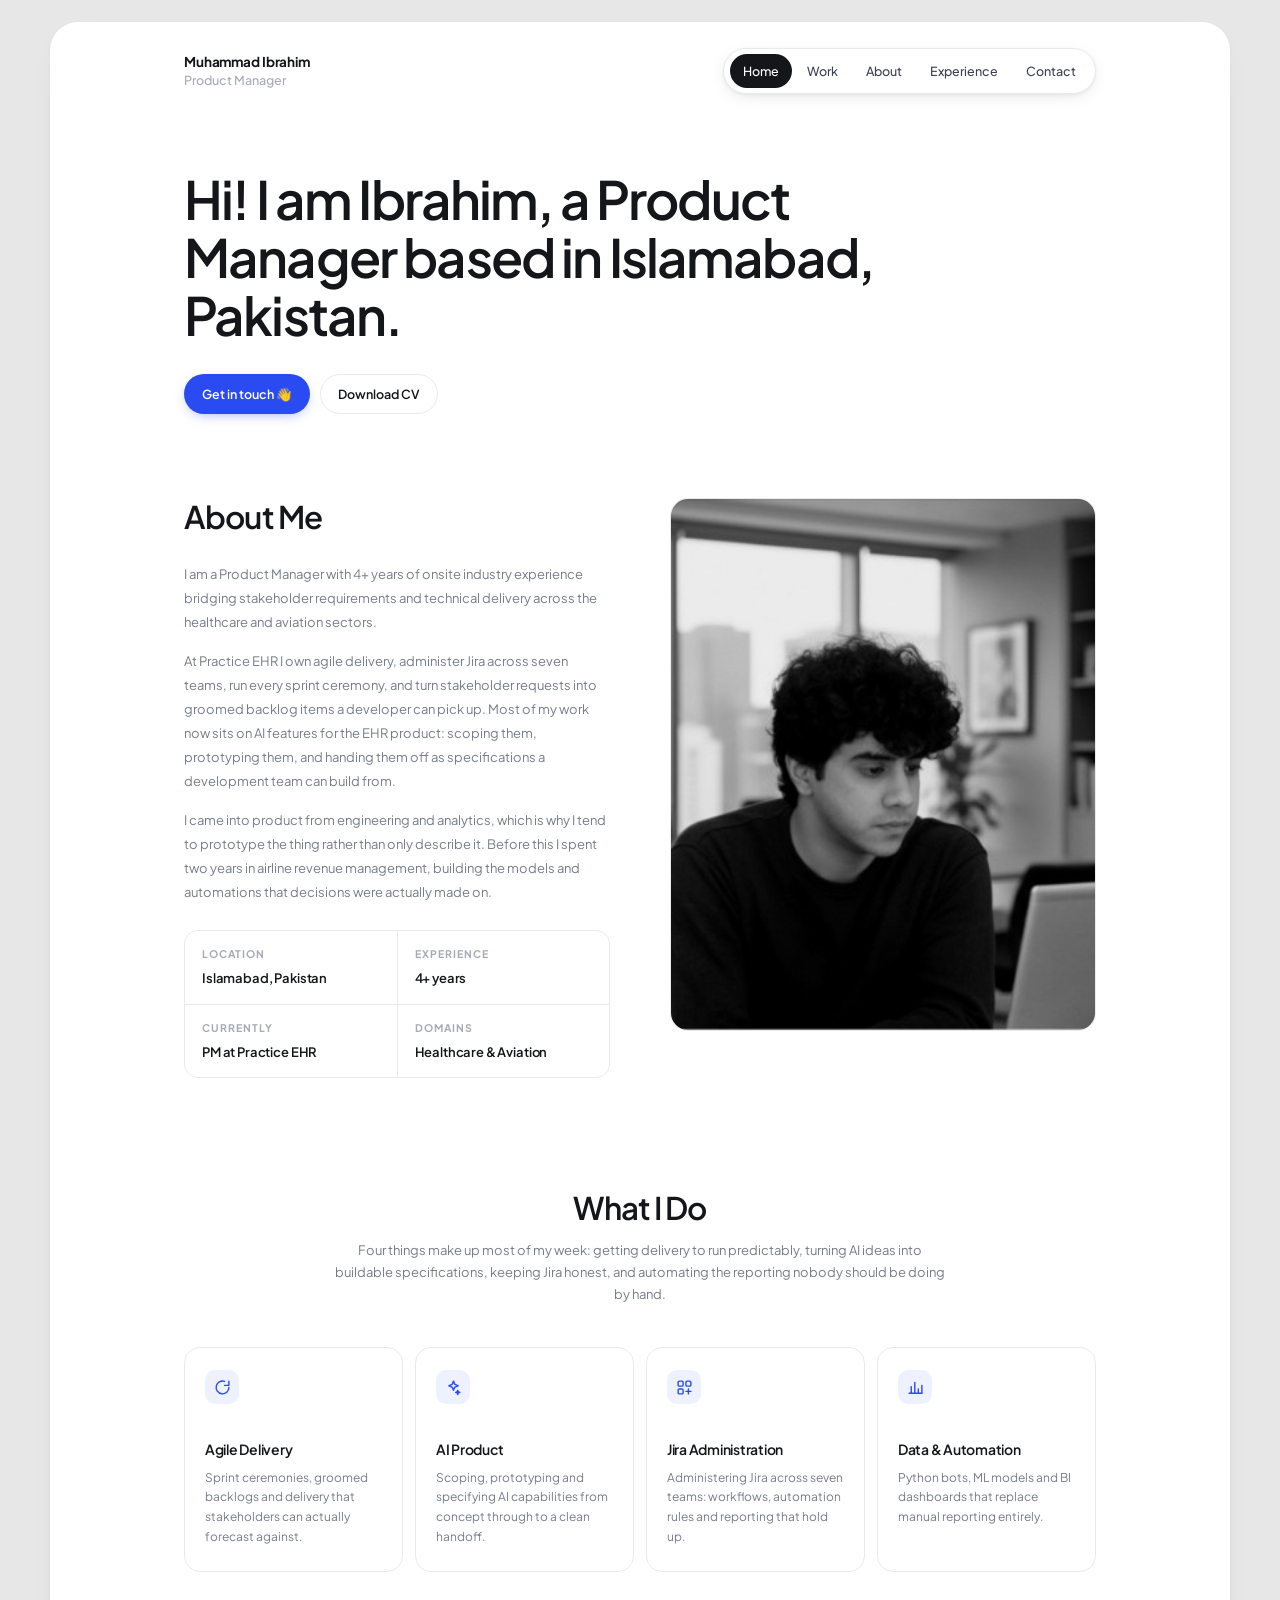
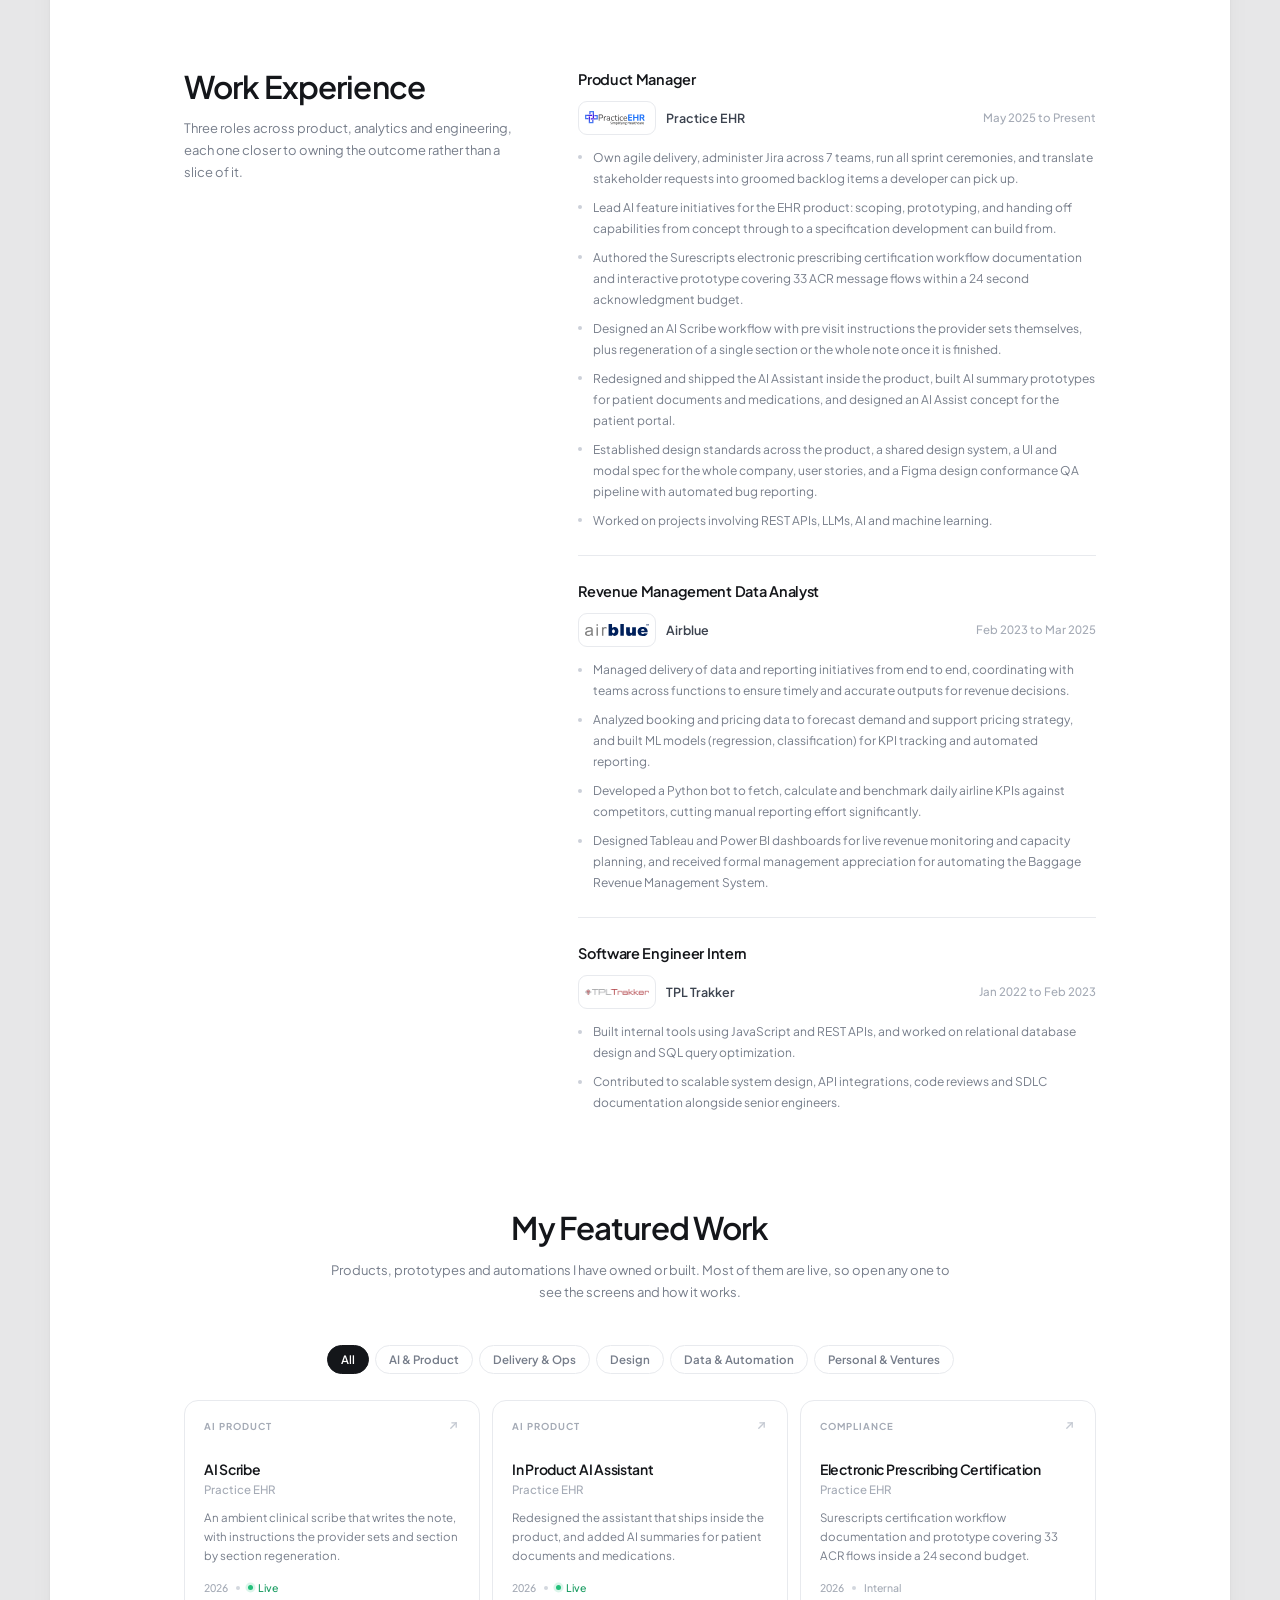
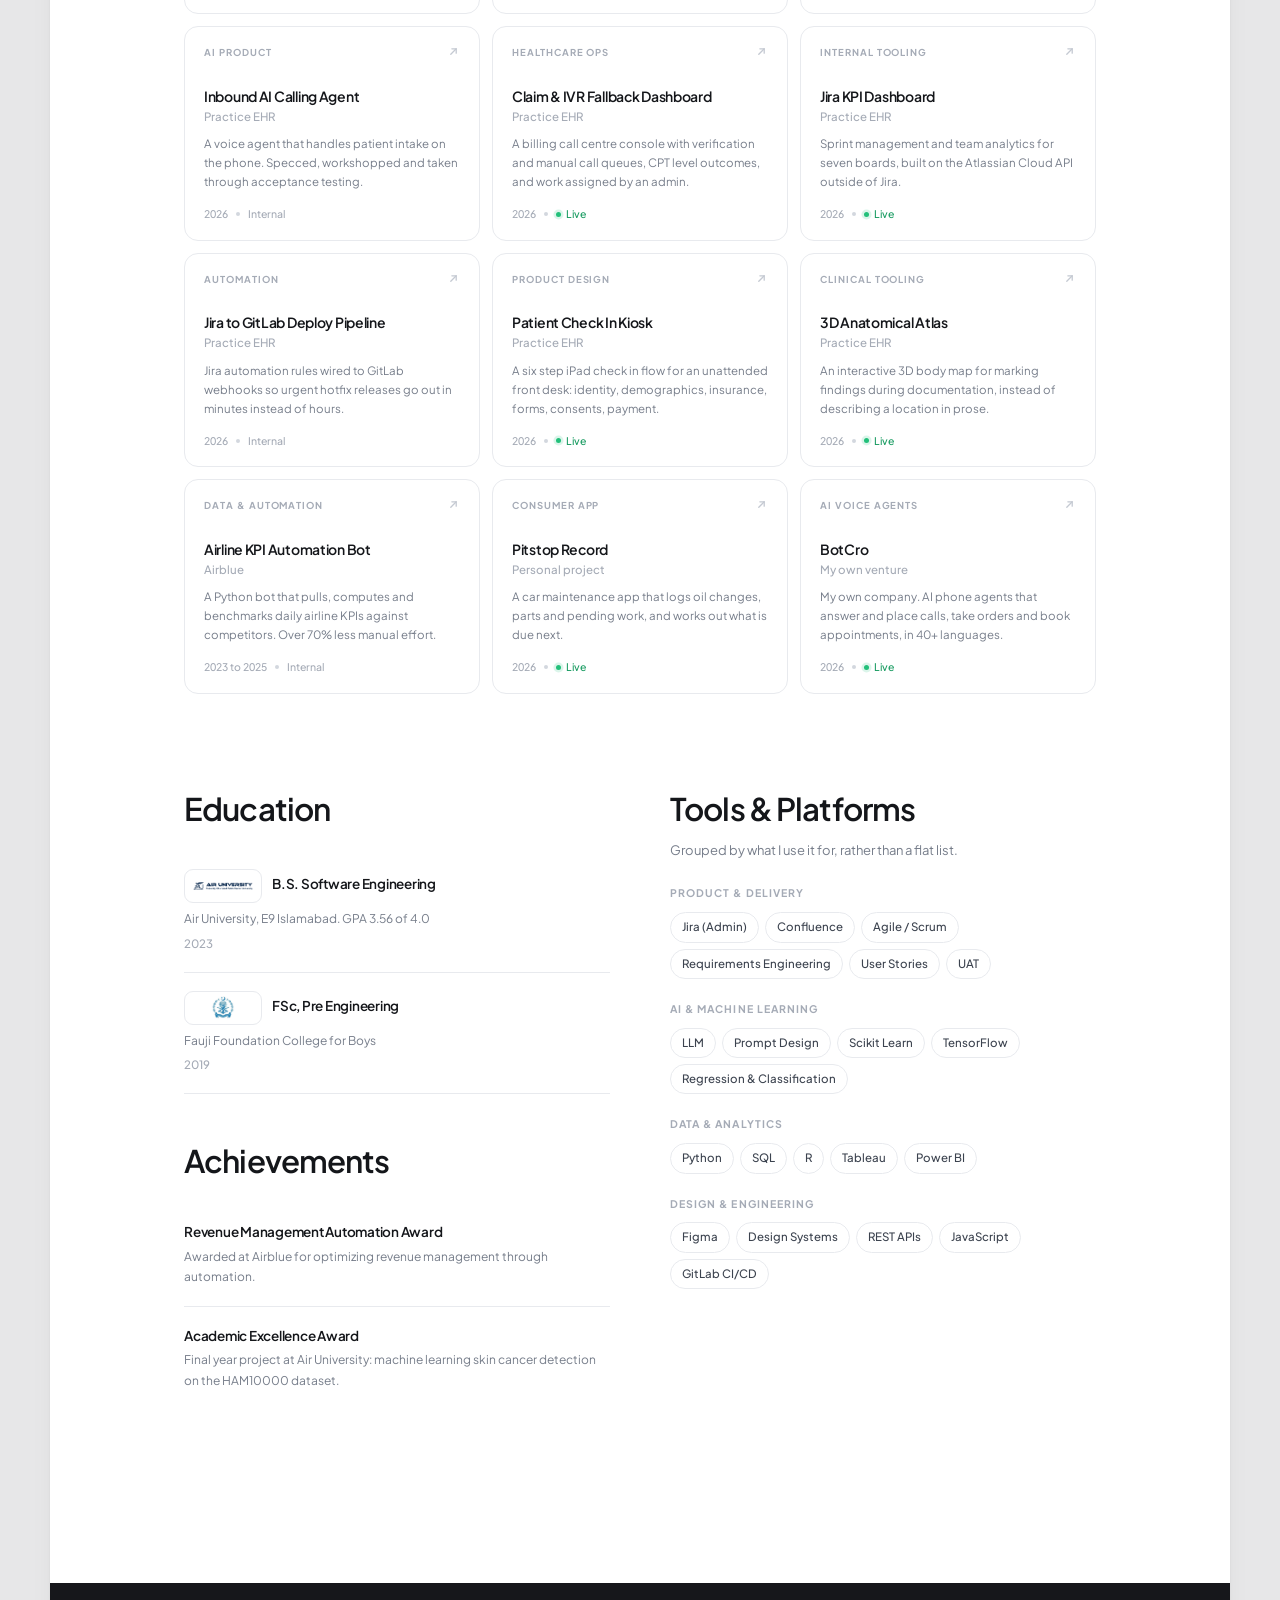
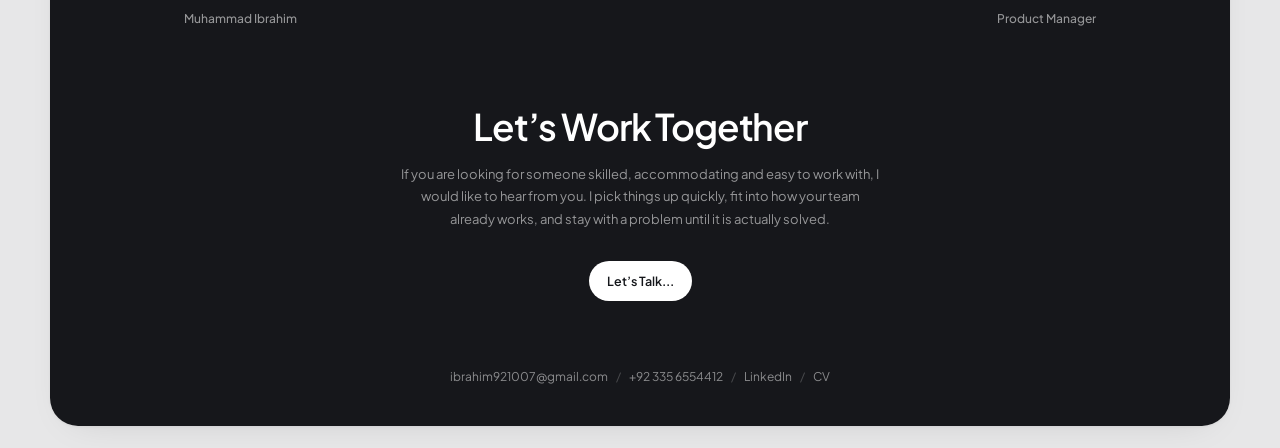
<file: index.html>
<!doctype html>
<html lang="en">
<head>
<meta charset="utf-8">
<meta name="viewport" content="width=device-width, initial-scale=1">
<title>Muhammad Ibrahim, Product Manager</title>
<meta name="description" content="Product Manager with 4+ years bridging stakeholder requirements and technical delivery across healthcare and aviation. AI product work, Jira administration, agile delivery and automation.">
<meta name="author" content="Muhammad Ibrahim">
<meta property="og:title" content="Muhammad Ibrahim, Product Manager">
<meta property="og:description" content="Product Manager bridging stakeholder requirements and technical delivery across healthcare and aviation.">
<meta property="og:type" content="website">
<link rel="icon" href="data:image/svg+xml,<svg xmlns='http://www.w3.org/2000/svg' viewBox='0 0 32 32'><rect width='32' height='32' rx='8' fill='%232b4bf2'/><text x='16' y='22' font-family='sans-serif' font-size='16' font-weight='700' fill='white' text-anchor='middle'>MI</text></svg>">
<link rel="preconnect" href="https://fonts.googleapis.com">
<link rel="preconnect" href="https://fonts.gstatic.com" crossorigin>
<link href="https://fonts.googleapis.com/css2?family=Plus+Jakarta+Sans:wght@400;500;600;700&display=swap" rel="stylesheet">
<link rel="stylesheet" href="assets/site.css">
</head>
<body>

<div class="shell">

  <header class="hdr" id="hdr">
    <a class="brand" href="index.html">
      <b>Muhammad Ibrahim</b>
      <span>Product Manager</span>
    </a>
    <button class="nav-toggle" id="navToggle" aria-expanded="false" aria-controls="nav" aria-label="Menu">
      <span></span><span></span><span></span>
    </button>
    <nav class="nav" id="nav">
      <a href="#top">Home</a>
      <a href="#work">Work</a>
      <a href="#about">About</a>
      <a href="#experience">Experience</a>
      <a href="#contact">Contact</a>
    </nav>
  </header>

  <!-- ── Hero ─────────────────────────────────────────────────── -->
  <section class="hero" id="top">
    <div class="wrap">
      <h1 class="hero-title">Hi! I am Ibrahim, a Product Manager based in Islamabad, Pakistan.</h1>
      <div class="btn-row">
        <a class="btn btn-primary" href="#contact">Get in touch 👋</a>
        <a class="btn btn-ghost" href="assets/Muhammad-Ibrahim-Resume.pdf" download>Download CV</a>
      </div>
    </div>
  </section>

  <!-- ── About ────────────────────────────────────────────────── -->
  <section id="about">
    <div class="wrap">
      <div class="about reveal">
        <div class="about-body">
          <div class="sec-head" style="margin-bottom:26px">
            <h2>About Me</h2>
          </div>
          <p>I am a Product Manager with 4+ years of onsite industry experience bridging stakeholder
             requirements and technical delivery across the healthcare and aviation sectors.</p>
          <p>At Practice EHR I own agile delivery, administer Jira across seven teams, run every sprint
             ceremony, and turn stakeholder requests into groomed backlog items a developer can pick up.
             Most of my work now sits on AI features for the EHR product: scoping them, prototyping
             them, and handing them off as specifications a development team can build from.</p>
          <p>I came into product from engineering and analytics, which is why I tend to prototype the
             thing rather than only describe it. Before this I spent two years in airline revenue
             management, building the models and automations that decisions were actually made on.</p>

          <dl class="facts">
            <div><dt>Location</dt><dd>Islamabad, Pakistan</dd></div>
            <div><dt>Experience</dt><dd>4+ years</dd></div>
            <div><dt>Currently</dt><dd>PM at Practice EHR</dd></div>
            <div><dt>Domains</dt><dd>Healthcare &amp; Aviation</dd></div>
          </dl>
        </div>

        <div class="portrait">
          <div class="portrait-fallback" id="portraitFallback">
            <div class="mono">MI</div>
            <small>Drop a photo at<br><code>assets/profile.jpg</code></small>
          </div>
          <img id="portrait" src="assets/profile.jpg" alt="Muhammad Ibrahim" style="display:none">
        </div>
      </div>
    </div>
  </section>

  <!-- ── What I do ────────────────────────────────────────────── -->
  <section>
    <div class="wrap">
      <div class="sec-head center reveal">
        <h2>What I Do</h2>
        <p>Four things make up most of my week: getting delivery to run predictably, turning AI ideas
           into buildable specifications, keeping Jira honest, and automating the reporting nobody
           should be doing by hand.</p>
      </div>
      <div class="cards reveal">
        <div class="card">
          <div class="ico"><svg viewBox="0 0 24 24" fill="none" stroke="currentColor" stroke-width="2" stroke-linecap="round" stroke-linejoin="round"><path d="M21 12a9 9 0 1 1-6.2-8.6"/><path d="M21 3v6h-6"/></svg></div>
          <h3>Agile Delivery</h3>
          <p>Sprint ceremonies, groomed backlogs and delivery that stakeholders can actually forecast against.</p>
        </div>
        <div class="card">
          <div class="ico"><svg viewBox="0 0 24 24" fill="none" stroke="currentColor" stroke-width="2" stroke-linecap="round" stroke-linejoin="round"><path d="M12 3l1.9 4.6L18.5 9.5 13.9 11.4 12 16l-1.9-4.6L5.5 9.5l4.6-1.9z"/><path d="M18 16l.8 2L21 18.8 18.8 19.6 18 22l-.8-2.4L15 18.8l2.2-.8z"/></svg></div>
          <h3>AI Product</h3>
          <p>Scoping, prototyping and specifying AI capabilities from concept through to a clean handoff.</p>
        </div>
        <div class="card">
          <div class="ico"><svg viewBox="0 0 24 24" fill="none" stroke="currentColor" stroke-width="2" stroke-linecap="round" stroke-linejoin="round"><rect x="3" y="3" width="7" height="7" rx="1.6"/><rect x="14" y="3" width="7" height="7" rx="1.6"/><rect x="3" y="14" width="7" height="7" rx="1.6"/><path d="M14 17.5h7M17.5 14v7"/></svg></div>
          <h3>Jira Administration</h3>
          <p>Administering Jira across seven teams: workflows, automation rules and reporting that hold up.</p>
        </div>
        <div class="card">
          <div class="ico"><svg viewBox="0 0 24 24" fill="none" stroke="currentColor" stroke-width="2" stroke-linecap="round" stroke-linejoin="round"><path d="M3 20h18"/><path d="M6 20V11M11 20V5M16 20v-6M21 20V9"/></svg></div>
          <h3>Data &amp; Automation</h3>
          <p>Python bots, ML models and BI dashboards that replace manual reporting entirely.</p>
        </div>
      </div>
    </div>
  </section>

  <!-- ── Experience ───────────────────────────────────────────── -->
  <section id="experience">
    <div class="wrap">
      <div class="exp reveal">
        <div class="sec-head" style="margin-bottom:0">
          <h2>Work Experience</h2>
          <p>Three roles across product, analytics and engineering, each one closer to owning the
             outcome rather than a slice of it.</p>
        </div>

        <div class="exp-list">
          <article class="job">
            <h3>Product Manager</h3>
            <div class="job-meta">
              <span class="logo"><span class="logo-mark"><img src="assets/logos/pehr.svg" alt="" loading="lazy"></span><span class="co">Practice EHR</span></span>
              <span class="when">May 2025 to Present</span>
            </div>
            <ul>
              <li>Own agile delivery, administer Jira across 7 teams, run all sprint ceremonies, and translate stakeholder requests into groomed backlog items a developer can pick up.</li>
              <li>Lead AI feature initiatives for the EHR product: scoping, prototyping, and handing off capabilities from concept through to a specification development can build from.</li>
              <li>Authored the Surescripts electronic prescribing certification workflow documentation and interactive prototype covering 33 ACR message flows within a 24 second acknowledgment budget.</li>
              <li>Designed an AI Scribe workflow with pre visit instructions the provider sets themselves, plus regeneration of a single section or the whole note once it is finished.</li>
              <li>Redesigned and shipped the AI Assistant inside the product, built AI summary prototypes for patient documents and medications, and designed an AI Assist concept for the patient portal.</li>
              <li>Established design standards across the product, a shared design system, a UI and modal spec for the whole company, user stories, and a Figma design conformance QA pipeline with automated bug reporting.</li>
              <li>Worked on projects involving REST APIs, LLMs, AI and machine learning.</li>
            </ul>
          </article>

          <article class="job">
            <h3>Revenue Management Data Analyst</h3>
            <div class="job-meta">
              <span class="logo"><span class="logo-mark"><img src="assets/logos/airblue.svg" alt="" loading="lazy"></span><span class="co">Airblue</span></span>
              <span class="when">Feb 2023 to Mar 2025</span>
            </div>
            <ul>
              <li>Managed delivery of data and reporting initiatives from end to end, coordinating with teams across functions to ensure timely and accurate outputs for revenue decisions.</li>
              <li>Analyzed booking and pricing data to forecast demand and support pricing strategy, and built ML models (regression, classification) for KPI tracking and automated reporting.</li>
              <li>Developed a Python bot to fetch, calculate and benchmark daily airline KPIs against competitors, cutting manual reporting effort significantly.</li>
              <li>Designed Tableau and Power BI dashboards for live revenue monitoring and capacity planning, and received formal management appreciation for automating the Baggage Revenue Management System.</li>
            </ul>
          </article>

          <article class="job">
            <h3>Software Engineer Intern</h3>
            <div class="job-meta">
              <span class="logo"><span class="logo-mark"><img src="assets/logos/tpl.png" alt="" loading="lazy"></span><span class="co">TPL Trakker</span></span>
              <span class="when">Jan 2022 to Feb 2023</span>
            </div>
            <ul>
              <li>Built internal tools using JavaScript and REST APIs, and worked on relational database design and SQL query optimization.</li>
              <li>Contributed to scalable system design, API integrations, code reviews and SDLC documentation alongside senior engineers.</li>
            </ul>
          </article>
        </div>
      </div>
    </div>
  </section>

  <!-- ── Featured work ────────────────────────────────────────── -->
  <section id="work">
    <div class="wrap">
      <div class="sec-head center reveal">
        <h2>My Featured Work</h2>
        <p>Products, prototypes and automations I have owned or built. Most of them are live, so open
           any one to see the screens and how it works.</p>
      </div>

      <div class="filters reveal" id="filters" role="group" aria-label="Filter projects"></div>
      <div class="grid" id="grid"></div>
    </div>
  </section>

  <!-- ── Education, achievements, tools ───────────────────────── -->
  <section>
    <div class="wrap">
      <div class="two-col reveal">
        <div>
          <div class="sec-head" style="margin-bottom:24px"><h2>Education</h2></div>
          <div class="mini">
            <div class="mini-head"><span class="logo-mark"><img src="assets/logos/airuniversity.png" alt="" loading="lazy"></span><h3>B.S. Software Engineering</h3></div>
            <p>Air University, E9 Islamabad. GPA 3.56 of 4.0</p>
            <span class="when">2023</span>
          </div>
          <div class="mini">
            <div class="mini-head"><span class="logo-mark"><img src="assets/logos/fauji.jpg" alt="" loading="lazy"></span><h3>FSc, Pre Engineering</h3></div>
            <p>Fauji Foundation College for Boys</p>
            <span class="when">2019</span>
          </div>

          <div class="sec-head" style="margin:48px 0 24px"><h2>Achievements</h2></div>
          <div class="mini">
            <h3>Revenue Management Automation Award</h3>
            <p>Awarded at Airblue for optimizing revenue management through automation.</p>
          </div>
          <div class="mini">
            <h3>Academic Excellence Award</h3>
            <p>Final year project at Air University: machine learning skin cancer detection on the HAM10000 dataset.</p>
          </div>
        </div>

        <div>
          <div class="sec-head" style="margin-bottom:24px">
            <h2>Tools &amp; Platforms</h2>
            <p>Grouped by what I use it for, rather than a flat list.</p>
          </div>
          <div class="stack-group">
            <h3>Product &amp; Delivery</h3>
            <div class="chips">
              <span class="chip">Jira (Admin)</span><span class="chip">Confluence</span>
              <span class="chip">Agile / Scrum</span><span class="chip">Requirements Engineering</span>
              <span class="chip">User Stories</span><span class="chip">UAT</span>
            </div>
          </div>
          <div class="stack-group">
            <h3>AI &amp; Machine Learning</h3>
            <div class="chips">
              <span class="chip">LLM</span><span class="chip">Prompt Design</span>
              <span class="chip">Scikit Learn</span><span class="chip">TensorFlow</span>
              <span class="chip">Regression &amp; Classification</span>
            </div>
          </div>
          <div class="stack-group">
            <h3>Data &amp; Analytics</h3>
            <div class="chips">
              <span class="chip">Python</span><span class="chip">SQL</span><span class="chip">R</span>
              <span class="chip">Tableau</span><span class="chip">Power BI</span>
            </div>
          </div>
          <div class="stack-group">
            <h3>Design &amp; Engineering</h3>
            <div class="chips">
              <span class="chip">Figma</span><span class="chip">Design Systems</span>
              <span class="chip">REST APIs</span><span class="chip">JavaScript</span>
              <span class="chip">GitLab CI/CD</span>
            </div>
          </div>
        </div>
      </div>
    </div>
  </section>

  <!-- ── Footer ───────────────────────────────────────────────── -->
  <footer class="foot" id="contact">
    <div class="wrap">
      <div class="foot-top">
        <span>Muhammad Ibrahim</span>
        <span>Product Manager</span>
      </div>
      <div class="foot-cta">
        <h2>Let’s Work Together</h2>
        <p>If you are looking for someone skilled, accommodating and easy to work with, I would like
           to hear from you. I pick things up quickly, fit into how your team already works, and stay
           with a problem until it is actually solved.</p>
        <a class="btn btn-dark" href="mailto:ibrahim921007@gmail.com">Let’s Talk...</a>
      </div>
      <div class="foot-links">
        <a href="mailto:ibrahim921007@gmail.com">ibrahim921007@gmail.com</a>
        <span class="sep">/</span>
        <a href="tel:+923356554412">+92 335 6554412</a>
        <span class="sep">/</span>
        <a href="https://www.linkedin.com/in/mouhammaddibrahimm" target="_blank" rel="noopener">LinkedIn</a>
        <span class="sep">/</span>
        <a href="assets/Muhammad-Ibrahim-Resume.pdf" download>CV</a>
      </div>
    </div>
  </footer>

</div>

<script src="assets/projects.js"></script>
<script src="assets/site.js"></script>
</body>
</html>
</file>
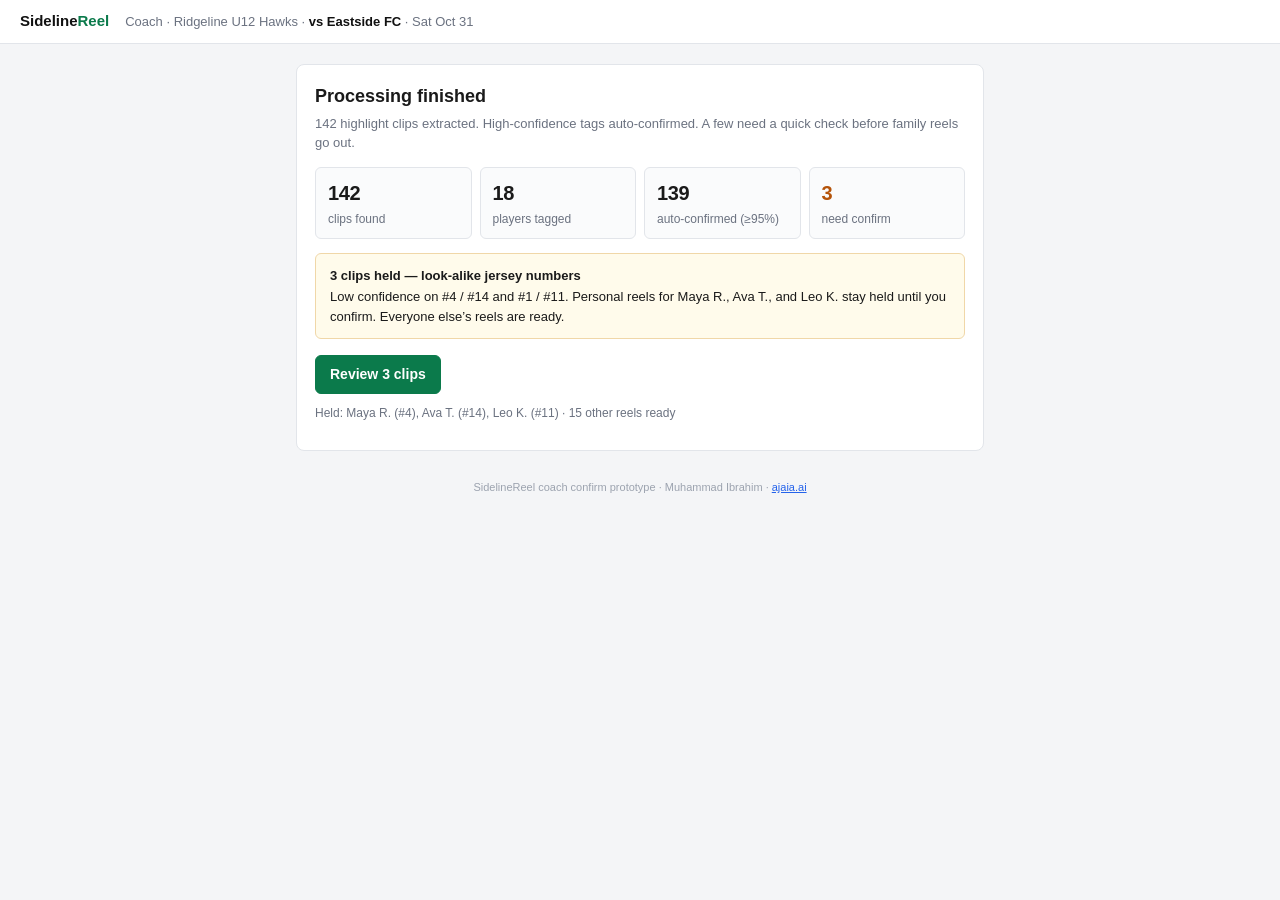
<file: sidelinereel-prototype/index.html>
<!DOCTYPE html>
<html lang="en">
<head>
<meta charset="utf-8">
<meta name="viewport" content="width=device-width, initial-scale=1">
<title>SidelineReel — Confirm tags</title>
<style>
  * { box-sizing: border-box; }
  body {
    margin: 0;
    font: 14px/1.5 -apple-system, BlinkMacSystemFont, "Segoe UI", Roboto, Helvetica, Arial, sans-serif;
    color: #1a1a1a;
    background: #f4f5f7;
  }
  a { color: #2563eb; }
  .top {
    background: #fff;
    border-bottom: 1px solid #e2e5ea;
    padding: 10px 20px;
    display: flex;
    align-items: center;
    gap: 16px;
  }
  .brand {
    font-weight: 650;
    font-size: 15px;
    color: #111;
  }
  .brand em {
    font-style: normal;
    color: #0b7a4b;
  }
  .crumb { color: #6b7280; font-size: 13px; }
  .crumb strong { color: #111; font-weight: 550; }
  .wrap { max-width: 720px; margin: 20px auto; padding: 0 16px 40px; }
  .panel {
    background: #fff;
    border: 1px solid #e2e5ea;
    border-radius: 8px;
    padding: 18px 18px 16px;
  }
  h1 { font-size: 18px; margin: 0 0 4px; font-weight: 650; }
  h2 { font-size: 15px; margin: 0 0 10px; font-weight: 600; }
  .sub { color: #6b7280; margin: 0 0 14px; font-size: 13px; }
  .grid {
    display: grid;
    grid-template-columns: repeat(4, 1fr);
    gap: 8px;
    margin: 14px 0;
  }
  .metric {
    border: 1px solid #e2e5ea;
    border-radius: 6px;
    padding: 10px 12px;
    background: #fafbfc;
  }
  .metric .n { font-size: 20px; font-weight: 650; letter-spacing: -0.02em; }
  .metric .l { font-size: 12px; color: #6b7280; margin-top: 2px; }
  .metric.warn .n { color: #b45309; }
  .alert {
    border: 1px solid #f0d7a8;
    background: #fffbeb;
    border-radius: 6px;
    padding: 12px 14px;
    margin: 12px 0 16px;
    font-size: 13px;
  }
  .alert strong { display: block; margin-bottom: 2px; }
  .held { font-size: 12px; color: #6b7280; margin-top: 10px; }
  button {
    font: inherit;
    border-radius: 6px;
    padding: 8px 14px;
    cursor: pointer;
    border: 1px solid #c9ced6;
    background: #fff;
    color: #111;
  }
  button:hover { background: #f8f9fb; }
  button.primary {
    background: #0b7a4b;
    border-color: #0b7a4b;
    color: #fff;
    font-weight: 600;
  }
  button.primary:hover { background: #096540; }
  button.primary:disabled { opacity: 0.45; cursor: not-allowed; }
  button.ghost { background: transparent; }
  .actions { display: flex; gap: 8px; align-items: center; margin-top: 14px; flex-wrap: wrap; }
  .actions .spacer { flex: 1; }
  .progress-label {
    display: flex;
    justify-content: space-between;
    font-size: 12px;
    color: #6b7280;
    margin-bottom: 6px;
  }
  .bar-track {
    height: 4px;
    background: #e5e7eb;
    border-radius: 2px;
    overflow: hidden;
    margin-bottom: 14px;
  }
  .bar-fill { height: 100%; background: #0b7a4b; width: 0; transition: width .2s; }
  .layout {
    display: grid;
    grid-template-columns: 240px 1fr;
    gap: 16px;
  }
  .frame {
    background: #1e2930;
    border-radius: 6px;
    height: 160px;
    position: relative;
    overflow: hidden;
  }
  .frame .pitch {
    position: absolute; inset: 0;
    background:
      linear-gradient(90deg, transparent 0 11%, rgba(255,255,255,.04) 11% 12%, transparent 12%),
      #2a4a38;
  }
  .jersey-box {
    position: absolute;
    left: 50%; top: 46%;
    transform: translate(-50%, -50%);
    width: 70px; height: 82px;
    background: #b91c1c;
    border-radius: 8px 8px 4px 4px;
    display: flex; align-items: center; justify-content: center;
    color: #fff;
    font-size: 28px;
    font-weight: 800;
    filter: blur(0.8px);
    opacity: 0.92;
  }
  .detect {
    position: absolute;
    left: calc(50% - 42px);
    top: calc(46% - 48px);
    width: 84px; height: 96px;
    border: 1.5px solid #fbbf24;
    border-radius: 4px;
  }
  .stamp {
    position: absolute;
    right: 8px; bottom: 8px;
    background: rgba(0,0,0,.55);
    color: #fff;
    font-size: 11px;
    padding: 2px 6px;
    border-radius: 3px;
  }
  .tag {
    display: inline-block;
    font-size: 11px;
    font-weight: 600;
    padding: 2px 7px;
    border-radius: 3px;
    background: #fef3c7;
    color: #92400e;
    border: 1px solid #f0d7a8;
  }
  .tag.risk { background: #fee2e2; color: #991b1b; border-color: #fecaca; }
  .note {
    font-size: 12px;
    color: #4b5563;
    background: #f9fafb;
    border-left: 3px solid #d1d5db;
    padding: 8px 10px;
    margin: 10px 0;
  }
  .choice {
    border: 1px solid #e2e5ea;
    border-radius: 6px;
    padding: 10px 12px;
    margin-bottom: 8px;
    cursor: pointer;
    display: flex;
    justify-content: space-between;
    align-items: center;
    gap: 10px;
  }
  .choice:hover { border-color: #9ca3af; }
  .choice.on {
    border-color: #0b7a4b;
    background: #f0fdf6;
  }
  .choice .left { display: flex; gap: 10px; align-items: center; }
  .badge-num {
    width: 32px; height: 32px;
    border-radius: 4px;
    background: #f3f4f6;
    border: 1px solid #e5e7eb;
    display: flex; align-items: center; justify-content: center;
    font-weight: 700; font-size: 13px;
  }
  .choice .meta { font-size: 12px; color: #6b7280; }
  .pct {
    font-size: 12px; color: #6b7280;
    min-width: 36px; text-align: right;
  }
  .mini {
    width: 72px; height: 4px;
    background: #e5e7eb; border-radius: 2px; overflow: hidden;
    display: inline-block; vertical-align: middle; margin-right: 6px;
  }
  .mini i { display: block; height: 100%; background: #6b7280; }
  select {
    font: inherit;
    padding: 6px 8px;
    border: 1px solid #c9ced6;
    border-radius: 6px;
    background: #fff;
  }
  table { width: 100%; border-collapse: collapse; font-size: 13px; margin-top: 8px; }
  th, td { text-align: left; padding: 8px 6px; border-bottom: 1px solid #eef0f3; }
  th { color: #6b7280; font-weight: 500; font-size: 12px; }
  .ok-text { color: #0b7a4b; font-weight: 600; }
  .muted { color: #6b7280; }
  .hide { display: none !important; }
  .footer {
    text-align: center;
    font-size: 11px;
    color: #9ca3af;
    margin-top: 28px;
  }
  @media (max-width: 640px) {
    .layout, .grid { grid-template-columns: 1fr 1fr; }
    .layout { grid-template-columns: 1fr; }
  }
</style>
</head>
<body>
  <div class="top">
    <div class="brand">Sideline<em>Reel</em></div>
    <div class="crumb">Coach · Ridgeline U12 Hawks · <strong>vs Eastside FC</strong> · Sat Oct 31</div>
  </div>

  <div class="wrap">

    <section id="scr1">
      <div class="panel">
        <h1>Processing finished</h1>
        <p class="sub">142 highlight clips extracted. High-confidence tags auto-confirmed. A few need a quick check before family reels go out.</p>
        <div class="grid">
          <div class="metric"><div class="n">142</div><div class="l">clips found</div></div>
          <div class="metric"><div class="n">18</div><div class="l">players tagged</div></div>
          <div class="metric"><div class="n">139</div><div class="l">auto-confirmed (≥95%)</div></div>
          <div class="metric warn"><div class="n">3</div><div class="l">need confirm</div></div>
        </div>
        <div class="alert">
          <strong>3 clips held — look-alike jersey numbers</strong>
          Low confidence on #4 / #14 and #1 / #11. Personal reels for Maya R., Ava T., and Leo K. stay held until you confirm. Everyone else’s reels are ready.
        </div>
        <div class="actions">
          <button class="primary" type="button" onclick="go(2)">Review 3 clips</button>
        </div>
        <p class="held">Held: Maya R. (#4), Ava T. (#14), Leo K. (#11) · 15 other reels ready</p>
      </div>
    </section>

    <section id="scr2" class="hide">
      <div class="progress-label">
        <span>Confirm tags</span>
        <span id="ctr">Clip 1 of 3</span>
      </div>
      <div class="bar-track"><div class="bar-fill" id="pg"></div></div>
      <div class="panel" id="clipCard"></div>
      <div class="actions">
        <button type="button" id="prevB" onclick="prev()">Back</button>
        <span class="spacer"></span>
        <button type="button" class="ghost" onclick="skip()">Exclude clip</button>
        <button type="button" class="primary" id="nextB" onclick="next()" disabled>Confirm and next</button>
      </div>
    </section>

    <section id="scr3" class="hide">
      <div class="panel">
        <h1>Ready to send</h1>
        <p class="sub">All high-risk tags resolved. 18 personal reels unlocked. Thumbnails for changed reels will regenerate before notify.</p>
        <table>
          <thead>
            <tr><th>Clip</th><th>Detected</th><th>Final</th><th>Action</th></tr>
          </thead>
          <tbody id="sum"></tbody>
        </table>
        <div class="actions">
          <span class="muted" style="font-size:12px;flex:1">Corrections save as training labels and update this team’s look-alike watchlist.</span>
          <button type="button" onclick="go(2)">Edit</button>
          <button type="button" class="primary" id="sendB" onclick="send()">Send 18 reels to families</button>
        </div>
      </div>
      <div class="panel hide" id="sent" style="margin-top:12px">
        <h2 class="ok-text">Sent</h2>
        <p class="sub" style="margin:0">18 families notified. Corrected reels use the confirmed player on the thumbnail.</p>
        <div class="actions"><button type="button" onclick="reset()">Restart demo</button></div>
      </div>
    </section>

    <p class="footer">SidelineReel coach confirm prototype · Muhammad Ibrahim · <a href="https://ajaia.ai" target="_blank" rel="noopener">ajaia.ai</a></p>
  </div>

<script>
const roster = [
  { n: 4, name: "Maya R." },
  { n: 14, name: "Ava T." },
  { n: 1, name: "Sam P." },
  { n: 11, name: "Leo K." },
  { n: 7, name: "Noor A." },
  { n: 9, name: "Zoe L." },
  { n: 6, name: "Ella M." }
];

const clips = [
  {
    id: "C-031",
    t: "12:41",
    read: "14",
    why: "Left digit partially covered by the arm. Pair 4 ↔ 14 is on the look-alike watchlist for this club.",
    cands: [{ n: 14, p: 58 }, { n: 4, p: 39 }]
  },
  {
    id: "C-077",
    t: "27:05",
    read: "4",
    why: "Motion blur during the celebration. Ava (#14) and Maya (#4) are both in frame at this timestamp.",
    cands: [{ n: 4, p: 61 }, { n: 14, p: 36 }]
  },
  {
    id: "C-118",
    t: "41:22",
    read: "11",
    why: "Jersey fold may merge the digits. Pair 1 ↔ 11 is on the look-alike watchlist.",
    cands: [{ n: 11, p: 71 }, { n: 1, p: 26 }]
  }
];

let i = 0;
const dec = {};
const $ = (id) => document.getElementById(id);
const nm = (n) => (roster.find((r) => r.n === n) || {}).name || "";

function go(s) {
  [1, 2, 3].forEach((k) => {
    $("scr" + k).classList.toggle("hide", k !== s);
  });
  if (s === 2) render();
  if (s === 3) summary();
  window.scrollTo(0, 0);
}

function render() {
  const c = clips[i];
  const d = dec[c.id];
  $("ctr").textContent = "Clip " + (i + 1) + " of " + clips.length;
  $("pg").style.width = (Object.keys(dec).length / clips.length) * 100 + "%";

  const risk = c.cands[0].p < 60;
  const options = c.cands
    .map((k) => {
      const selected = d && d.n === k.n;
      const label = k.n === c.cands[0].n ? "Suggested" : "Look-alike";
      return (
        '<div class="choice' +
        (selected ? " on" : "") +
        '" role="button" tabindex="0" onclick="pick(' +
        k.n +
        ')">' +
        '<div class="left"><div class="badge-num">#' +
        k.n +
        "</div><div><div><strong>" +
        nm(k.n) +
        '</strong></div><div class="meta">' +
        label +
        "</div></div></div>" +
        '<div><span class="mini"><i style="width:' +
        k.p +
        '%"></i></span><span class="pct">' +
        k.p +
        "%</span></div></div>"
      );
    })
    .join("");

  const otherOpts = roster
    .map((r) => {
      const already = c.cands.some((k) => k.n === r.n);
      if (already) return "";
      const sel = d && d.n === r.n ? " selected" : "";
      return '<option value="' + r.n + '"' + sel + ">#" + r.n + " " + r.name + "</option>";
    })
    .join("");

  $("clipCard").innerHTML =
    '<div class="layout">' +
    '<div class="frame"><div class="pitch"></div><div class="jersey-box">' +
    c.read +
    '</div><div class="detect"></div><div class="stamp">' +
    c.id +
    " · " +
    c.t +
    "</div></div>" +
    "<div>" +
    '<div style="display:flex;gap:8px;align-items:center;flex-wrap:wrap">' +
    "<strong>Detected jersey #" +
    c.read +
    '</strong><span class="tag' +
    (risk ? " risk" : "") +
    '">' +
    (risk ? "High risk" : "Ambiguous") +
    " · " +
    c.cands[0].p +
    "%</span></div>" +
    '<div class="note">' +
    c.why +
    "</div>" +
    options +
    '<div style="margin-top:10px;font-size:12px;color:#6b7280">Someone else? ' +
    '<select id="reassign" onchange="if(this.value)pick(+this.value)"><option value="">Reassign to…</option>' +
    otherOpts +
    "</select></div>" +
    "</div></div>";

  $("nextB").disabled = !d;
  $("prevB").disabled = i === 0;
  $("nextB").textContent = i === clips.length - 1 ? "Finish" : "Confirm and next";
}

function actionFor(n) {
  const c = clips[i];
  if (n === c.cands[0].n) return "Confirmed";
  return "Reassigned";
}

function pick(n) {
  dec[clips[i].id] = { n: n, a: actionFor(n) };
  render();
}

function next() {
  if (!dec[clips[i].id]) return;
  if (i < clips.length - 1) {
    i++;
    render();
  } else {
    go(3);
  }
}

function prev() {
  if (i > 0) {
    i--;
    render();
  }
}

function skip() {
  dec[clips[i].id] = { n: null, a: "Excluded" };
  if (i < clips.length - 1) {
    i++;
    render();
  } else {
    go(3);
  }
}

function summary() {
  $("sum").innerHTML = clips
    .map((c) => {
      const d = dec[c.id];
      const final = d.n ? "#" + d.n + " " + nm(d.n) : "—";
      return (
        "<tr><td>" +
        c.id +
        " · " +
        c.t +
        "</td><td>#" +
        c.read +
        "</td><td>" +
        final +
        "</td><td>" +
        d.a +
        "</td></tr>"
      );
    })
    .join("");
  $("sent").classList.add("hide");
  $("sendB").disabled = false;
}

function send() {
  $("sendB").disabled = true;
  $("sent").classList.remove("hide");
}

function reset() {
  i = 0;
  Object.keys(dec).forEach((k) => delete dec[k]);
  go(1);
}
</script>
</body>
</html>
</file>
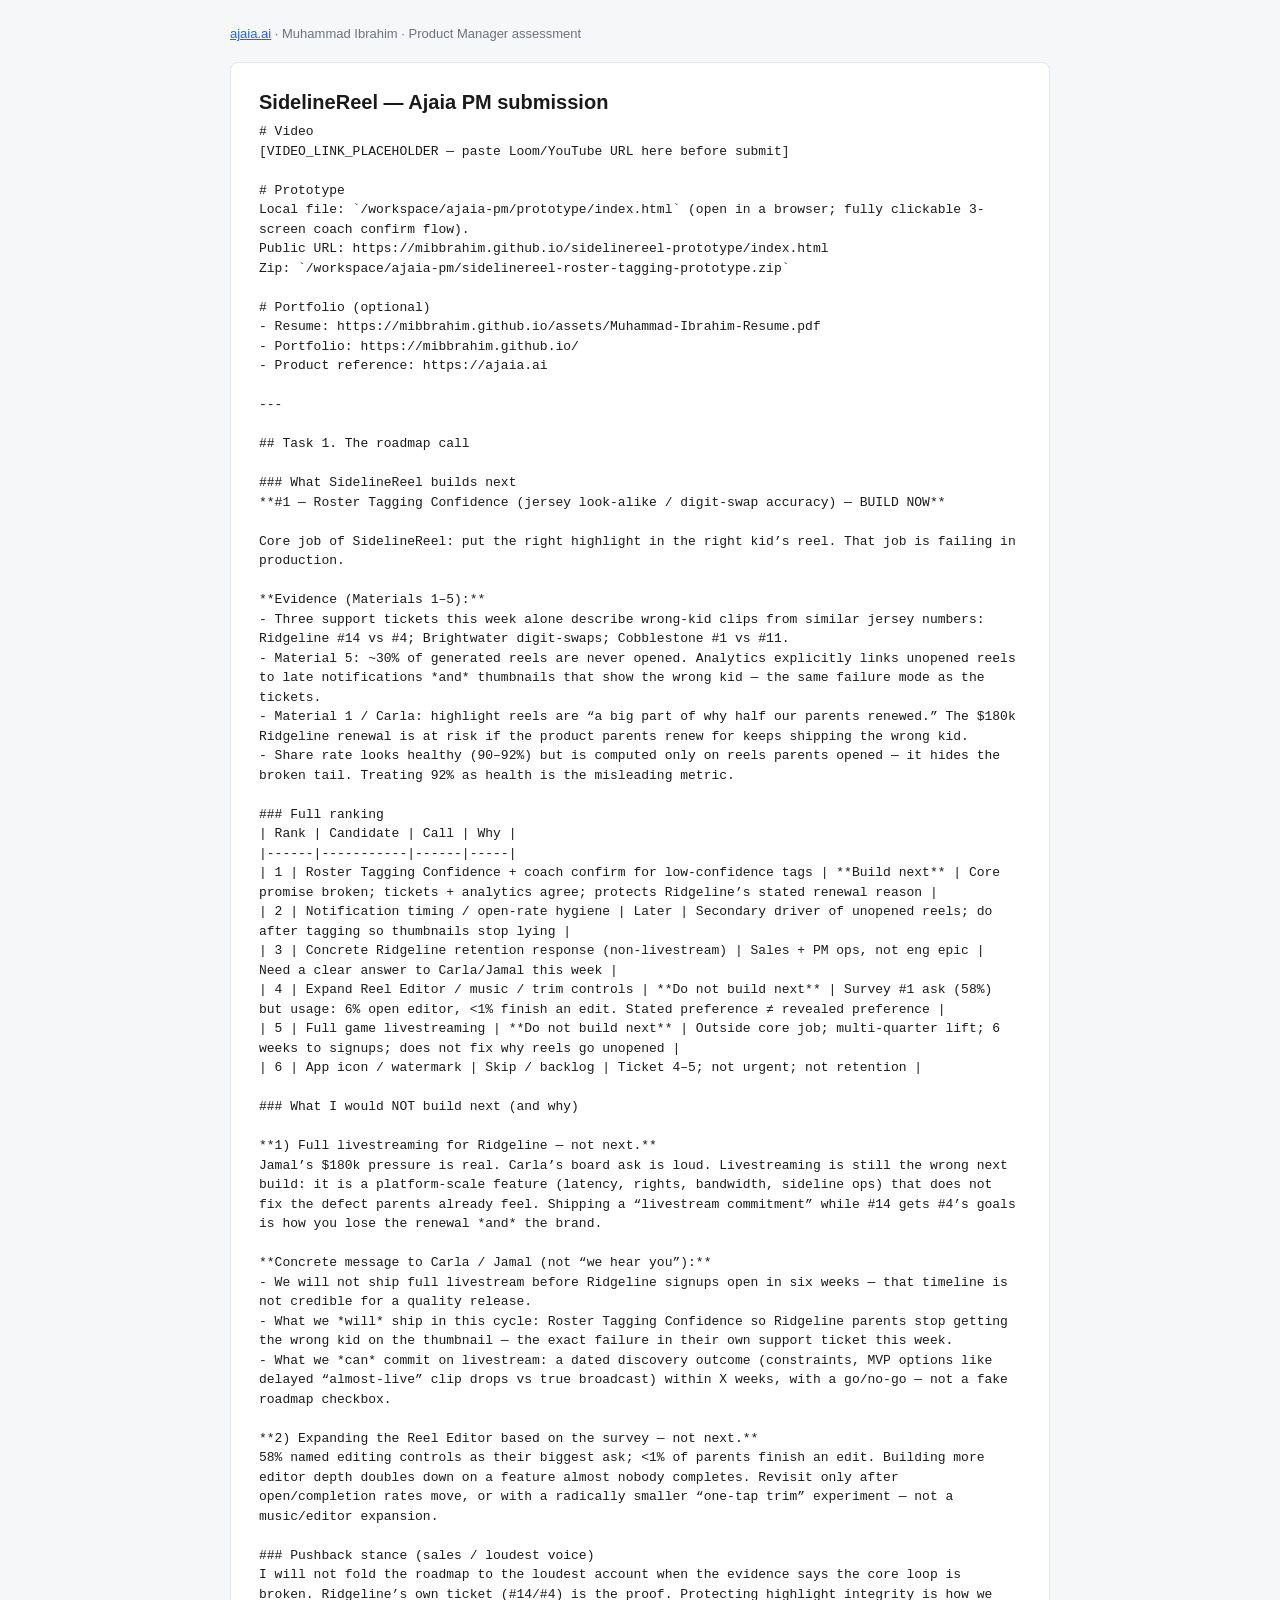
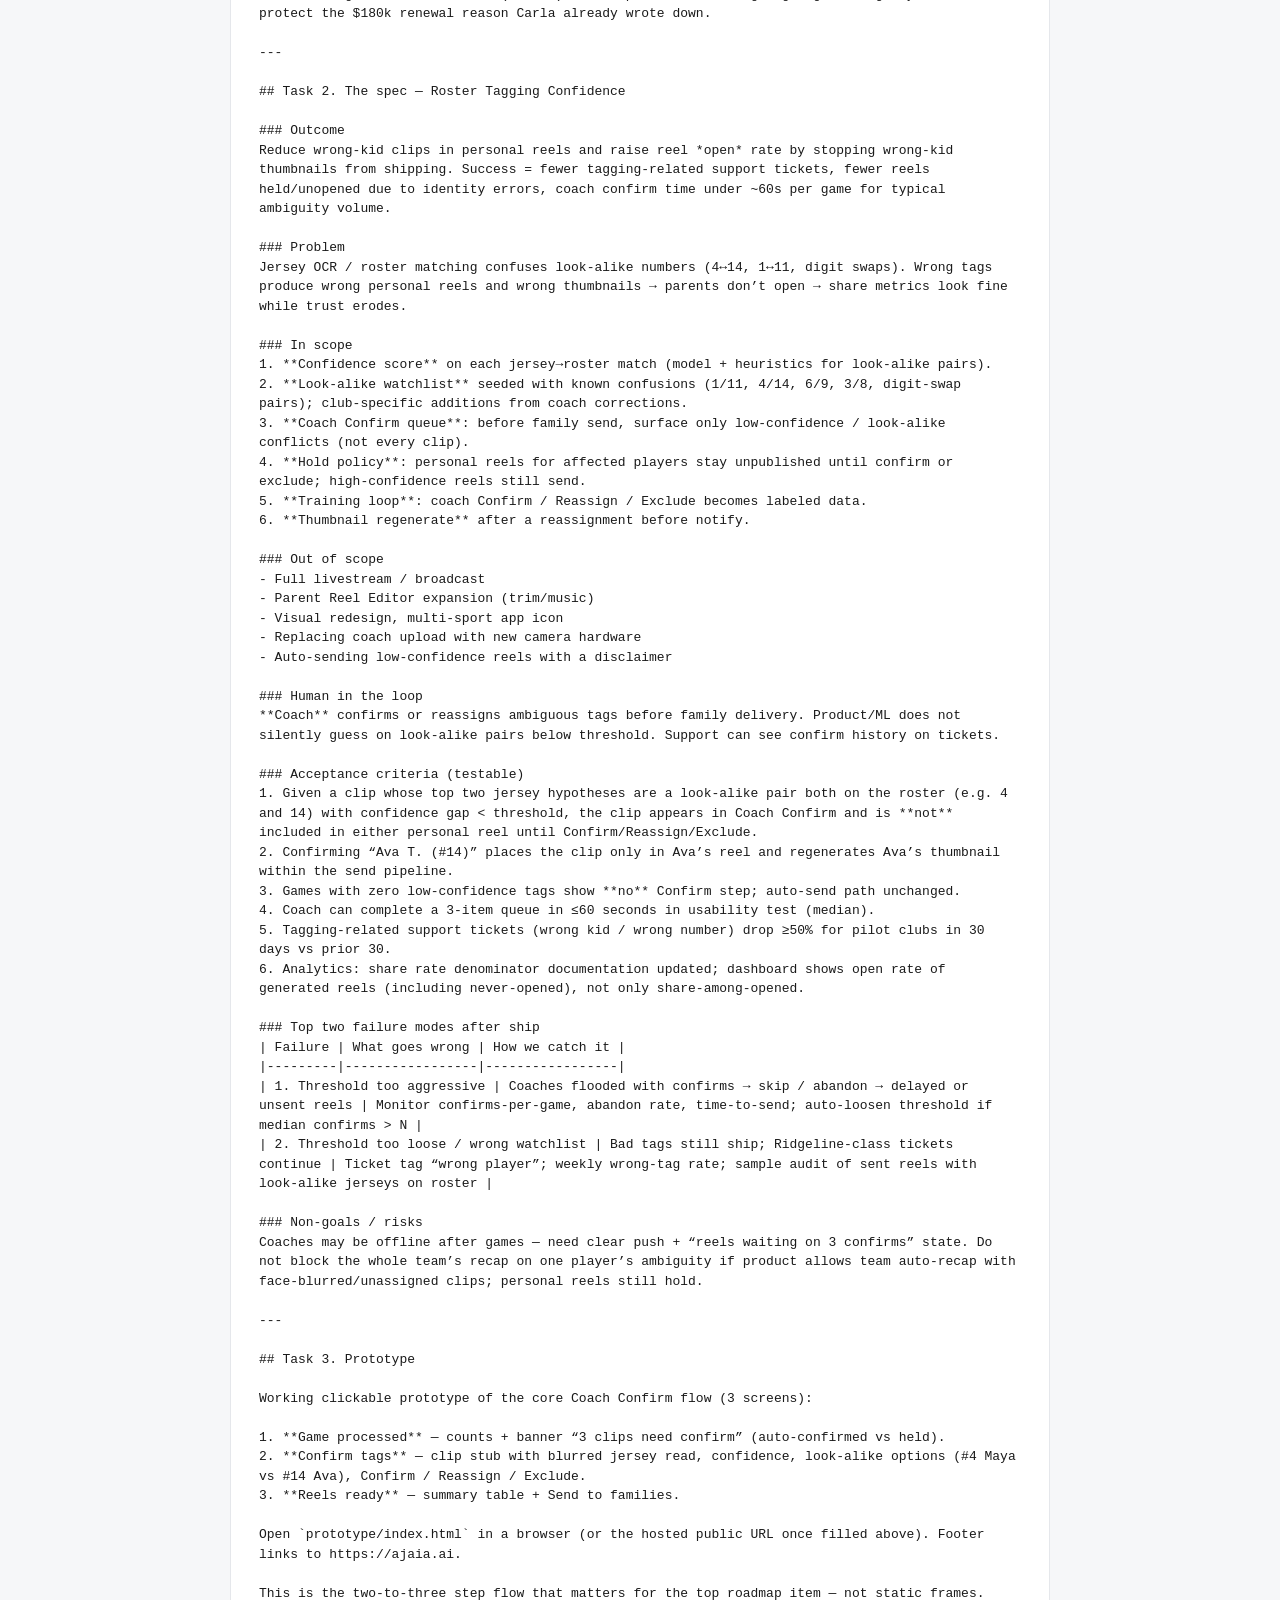
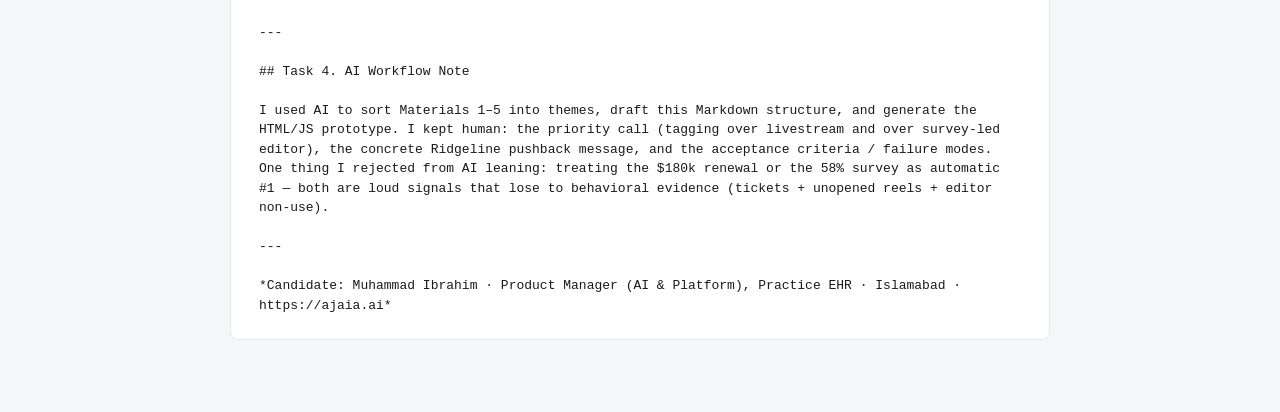
<file: ajaia-pm-submission.html>
<!DOCTYPE html>
<html lang="en"><head><meta charset="utf-8"><meta name="viewport" content="width=device-width,initial-scale=1">
<title>Ajaia PM Assessment — Muhammad Ibrahim</title>
<style>
body{margin:0;background:#f6f7f9;color:#1a1a1a;font:15px/1.55 -apple-system,BlinkMacSystemFont,"Segoe UI",Roboto,Helvetica,Arial,sans-serif}
.wrap{max-width:820px;margin:24px auto;padding:0 16px 48px}
.card{background:#fff;border:1px solid #e5e7eb;border-radius:8px;padding:24px 28px}
h1.page{font-size:20px;margin:0 0 4px}
.meta{color:#6b7280;font-size:13px;margin:0 0 18px}
pre{white-space:pre-wrap;word-wrap:break-word;font:13px/1.5 ui-monospace,SFMono-Regular,Menlo,Consolas,monospace;margin:0}
a{color:#2563eb}
</style></head><body>
<div class="wrap">
<p class="meta"><a href="https://ajaia.ai">ajaia.ai</a> · Muhammad Ibrahim · Product Manager assessment</p>
<div class="card"><h1 class="page">SidelineReel — Ajaia PM submission</h1>
<pre># Video
[VIDEO_LINK_PLACEHOLDER — paste Loom/YouTube URL here before submit]

# Prototype
Local file: `/workspace/ajaia-pm/prototype/index.html` (open in a browser; fully clickable 3-screen coach confirm flow).
Public URL: https://mibbrahim.github.io/sidelinereel-prototype/index.html
Zip: `/workspace/ajaia-pm/sidelinereel-roster-tagging-prototype.zip`

# Portfolio (optional)
- Resume: https://mibbrahim.github.io/assets/Muhammad-Ibrahim-Resume.pdf
- Portfolio: https://mibbrahim.github.io/
- Product reference: https://ajaia.ai

---

## Task 1. The roadmap call

### What SidelineReel builds next
**#1 — Roster Tagging Confidence (jersey look-alike / digit-swap accuracy) — BUILD NOW**

Core job of SidelineReel: put the right highlight in the right kid’s reel. That job is failing in production.

**Evidence (Materials 1–5):**
- Three support tickets this week alone describe wrong-kid clips from similar jersey numbers: Ridgeline #14 vs #4; Brightwater digit-swaps; Cobblestone #1 vs #11.
- Material 5: ~30% of generated reels are never opened. Analytics explicitly links unopened reels to late notifications *and* thumbnails that show the wrong kid — the same failure mode as the tickets.
- Material 1 / Carla: highlight reels are “a big part of why half our parents renewed.” The $180k Ridgeline renewal is at risk if the product parents renew for keeps shipping the wrong kid.
- Share rate looks healthy (90–92%) but is computed only on reels parents opened — it hides the broken tail. Treating 92% as health is the misleading metric.

### Full ranking
| Rank | Candidate | Call | Why |
|------|-----------|------|-----|
| 1 | Roster Tagging Confidence + coach confirm for low-confidence tags | **Build next** | Core promise broken; tickets + analytics agree; protects Ridgeline’s stated renewal reason |
| 2 | Notification timing / open-rate hygiene | Later | Secondary driver of unopened reels; do after tagging so thumbnails stop lying |
| 3 | Concrete Ridgeline retention response (non-livestream) | Sales + PM ops, not eng epic | Need a clear answer to Carla/Jamal this week |
| 4 | Expand Reel Editor / music / trim controls | **Do not build next** | Survey #1 ask (58%) but usage: 6% open editor, &lt;1% finish an edit. Stated preference ≠ revealed preference |
| 5 | Full game livestreaming | **Do not build next** | Outside core job; multi-quarter lift; 6 weeks to signups; does not fix why reels go unopened |
| 6 | App icon / watermark | Skip / backlog | Ticket 4–5; not urgent; not retention |

### What I would NOT build next (and why)

**1) Full livestreaming for Ridgeline — not next.**  
Jamal’s $180k pressure is real. Carla’s board ask is loud. Livestreaming is still the wrong next build: it is a platform-scale feature (latency, rights, bandwidth, sideline ops) that does not fix the defect parents already feel. Shipping a “livestream commitment” while #14 gets #4’s goals is how you lose the renewal *and* the brand.  

**Concrete message to Carla / Jamal (not “we hear you”):**  
- We will not ship full livestream before Ridgeline signups open in six weeks — that timeline is not credible for a quality release.  
- What we *will* ship in this cycle: Roster Tagging Confidence so Ridgeline parents stop getting the wrong kid on the thumbnail — the exact failure in their own support ticket this week.  
- What we *can* commit on livestream: a dated discovery outcome (constraints, MVP options like delayed “almost-live” clip drops vs true broadcast) within X weeks, with a go/no-go — not a fake roadmap checkbox.

**2) Expanding the Reel Editor based on the survey — not next.**  
58% named editing controls as their biggest ask; &lt;1% of parents finish an edit. Building more editor depth doubles down on a feature almost nobody completes. Revisit only after open/completion rates move, or with a radically smaller “one-tap trim” experiment — not a music/editor expansion.

### Pushback stance (sales / loudest voice)
I will not fold the roadmap to the loudest account when the evidence says the core loop is broken. Ridgeline’s own ticket (#14/#4) is the proof. Protecting highlight integrity is how we protect the $180k renewal reason Carla already wrote down.

---

## Task 2. The spec — Roster Tagging Confidence

### Outcome
Reduce wrong-kid clips in personal reels and raise reel *open* rate by stopping wrong-kid thumbnails from shipping. Success = fewer tagging-related support tickets, fewer reels held/unopened due to identity errors, coach confirm time under ~60s per game for typical ambiguity volume.

### Problem
Jersey OCR / roster matching confuses look-alike numbers (4↔14, 1↔11, digit swaps). Wrong tags produce wrong personal reels and wrong thumbnails → parents don’t open → share metrics look fine while trust erodes.

### In scope
1. **Confidence score** on each jersey→roster match (model + heuristics for look-alike pairs).  
2. **Look-alike watchlist** seeded with known confusions (1/11, 4/14, 6/9, 3/8, digit-swap pairs); club-specific additions from coach corrections.  
3. **Coach Confirm queue**: before family send, surface only low-confidence / look-alike conflicts (not every clip).  
4. **Hold policy**: personal reels for affected players stay unpublished until confirm or exclude; high-confidence reels still send.  
5. **Training loop**: coach Confirm / Reassign / Exclude becomes labeled data.  
6. **Thumbnail regenerate** after a reassignment before notify.

### Out of scope
- Full livestream / broadcast  
- Parent Reel Editor expansion (trim/music)  
- Visual redesign, multi-sport app icon  
- Replacing coach upload with new camera hardware  
- Auto-sending low-confidence reels with a disclaimer

### Human in the loop
**Coach** confirms or reassigns ambiguous tags before family delivery. Product/ML does not silently guess on look-alike pairs below threshold. Support can see confirm history on tickets.

### Acceptance criteria (testable)
1. Given a clip whose top two jersey hypotheses are a look-alike pair both on the roster (e.g. 4 and 14) with confidence gap &lt; threshold, the clip appears in Coach Confirm and is **not** included in either personal reel until Confirm/Reassign/Exclude.  
2. Confirming “Ava T. (#14)” places the clip only in Ava’s reel and regenerates Ava’s thumbnail within the send pipeline.  
3. Games with zero low-confidence tags show **no** Confirm step; auto-send path unchanged.  
4. Coach can complete a 3-item queue in ≤60 seconds in usability test (median).  
5. Tagging-related support tickets (wrong kid / wrong number) drop ≥50% for pilot clubs in 30 days vs prior 30.  
6. Analytics: share rate denominator documentation updated; dashboard shows open rate of generated reels (including never-opened), not only share-among-opened.

### Top two failure modes after ship
| Failure | What goes wrong | How we catch it |
|---------|-----------------|-----------------|
| 1. Threshold too aggressive | Coaches flooded with confirms → skip / abandon → delayed or unsent reels | Monitor confirms-per-game, abandon rate, time-to-send; auto-loosen threshold if median confirms &gt; N |
| 2. Threshold too loose / wrong watchlist | Bad tags still ship; Ridgeline-class tickets continue | Ticket tag “wrong player”; weekly wrong-tag rate; sample audit of sent reels with look-alike jerseys on roster |

### Non-goals / risks
Coaches may be offline after games — need clear push + “reels waiting on 3 confirms” state. Do not block the whole team’s recap on one player’s ambiguity if product allows team auto-recap with face-blurred/unassigned clips; personal reels still hold.

---

## Task 3. Prototype

Working clickable prototype of the core Coach Confirm flow (3 screens):

1. **Game processed** — counts + banner “3 clips need confirm” (auto-confirmed vs held).  
2. **Confirm tags** — clip stub with blurred jersey read, confidence, look-alike options (#4 Maya vs #14 Ava), Confirm / Reassign / Exclude.  
3. **Reels ready** — summary table + Send to families.

Open `prototype/index.html` in a browser (or the hosted public URL once filled above). Footer links to https://ajaia.ai.

This is the two-to-three step flow that matters for the top roadmap item — not static frames.

---

## Task 4. AI Workflow Note

I used AI to sort Materials 1–5 into themes, draft this Markdown structure, and generate the HTML/JS prototype. I kept human: the priority call (tagging over livestream and over survey-led editor), the concrete Ridgeline pushback message, and the acceptance criteria / failure modes. One thing I rejected from AI leaning: treating the $180k renewal or the 58% survey as automatic #1 — both are loud signals that lose to behavioral evidence (tickets + unopened reels + editor non-use).

---

*Candidate: Muhammad Ibrahim · Product Manager (AI &amp; Platform), Practice EHR · Islamabad · https://ajaia.ai*
</pre></div>
</div></body></html>
</file>
<file: assets/site.css>
/* ═══════════════════════════════════════════════════════════════
   Muhammad Ibrahim, portfolio
   Shared stylesheet for index.html and project.html
   ═══════════════════════════════════════════════════════════════ */

:root {
  --page:    #e7e7e8;
  --card:    #ffffff;
  --ink:     #14161a;
  --ink-2:   #3c434f;
  --muted:   #767d8a;
  --faint:   #a5abb6;
  --line:    #e8eaee;
  --line-2:  #f1f2f5;
  --wash:    #f7f8fa;
  --blue:    #2b4bf2;
  --blue-dk: #1e39d4;
  --blue-wash: #eef1ff;
  --dark:    #16171b;
  --radius:  28px;

  --shadow-sm: 0 1px 2px rgba(16,18,24,.04);
  --shadow-md: 0 6px 24px -8px rgba(16,18,24,.12), 0 2px 6px rgba(16,18,24,.04);
  --shadow-pill: 0 4px 18px -6px rgba(16,18,24,.16), 0 1px 3px rgba(16,18,24,.06);

  --font: 'Plus Jakarta Sans', ui-sans-serif, system-ui, -apple-system, 'Segoe UI', Roboto, sans-serif;
}

*, *::before, *::after { box-sizing: border-box; }

html { -webkit-text-size-adjust: 100%; scroll-behavior: smooth; }
@media (prefers-reduced-motion: reduce) { html { scroll-behavior: auto; } }

body {
  margin: 0;
  font-family: var(--font);
  font-size: 15px;
  line-height: 1.6;
  color: var(--ink);
  background: var(--page);
  -webkit-font-smoothing: antialiased;
  -moz-osx-font-smoothing: grayscale;
}

img, svg { max-width: 100%; display: block; }
a { color: inherit; text-decoration: none; }

::selection { background: #d7deff; color: var(--ink); }

:focus-visible {
  outline: 2px solid var(--blue);
  outline-offset: 3px;
  border-radius: 6px;
}

/* ── Layout shell ─────────────────────────────────────────────── */

.shell {
  max-width: 1180px;
  margin: 22px auto;
  background: var(--card);
  border-radius: var(--radius);
  box-shadow: 0 1px 3px rgba(16,18,24,.05), 0 12px 40px -24px rgba(16,18,24,.18);
}

.wrap { max-width: 1000px; margin: 0 auto; padding: 0 44px; }

section { padding: 96px 0; }
section + section { padding-top: 0; }

/* ── Header ───────────────────────────────────────────────────── */

.hdr {
  position: sticky;
  top: 0;
  z-index: 40;
  display: flex;
  align-items: center;
  justify-content: space-between;
  gap: 20px;
  padding: 26px 44px 22px;
  max-width: 1000px;
  margin: 0 auto;
  background: rgba(255,255,255,.82);
  backdrop-filter: blur(14px);
  -webkit-backdrop-filter: blur(14px);
  border-radius: var(--radius) var(--radius) 0 0;
  transition: box-shadow .25s ease;
}
.hdr.is-stuck { box-shadow: 0 1px 0 var(--line-2), 0 10px 24px -20px rgba(16,18,24,.3); }

.brand { display: block; line-height: 1.35; }
.brand b { display: block; font-size: 13.5px; font-weight: 700; letter-spacing: -.01em; }
.brand span { display: block; font-size: 12.5px; color: var(--faint); font-weight: 500; }

.nav { display: flex; align-items: center; gap: 2px;
  background: var(--card); border: 1px solid var(--line);
  border-radius: 999px; padding: 5px 6px; box-shadow: var(--shadow-pill); }
.nav a { font-size: 12.5px; font-weight: 500; color: var(--ink-2);
  padding: 7px 13px; border-radius: 999px; transition: background .18s ease, color .18s ease; }
.nav a:hover { background: var(--wash); color: var(--ink); }
.nav a.is-active { background: var(--ink); color: #fff; }

.nav-toggle { display: none; width: 38px; height: 38px; padding: 0; cursor: pointer;
  background: var(--card); border: 1px solid var(--line); border-radius: 12px;
  box-shadow: var(--shadow-sm); }
.nav-toggle span { display: block; width: 15px; height: 1.5px; margin: 3.5px auto;
  background: var(--ink); border-radius: 2px; transition: transform .22s ease, opacity .18s ease; }
.nav-toggle[aria-expanded="true"] span:nth-child(1) { transform: translateY(5px) rotate(45deg); }
.nav-toggle[aria-expanded="true"] span:nth-child(2) { opacity: 0; }
.nav-toggle[aria-expanded="true"] span:nth-child(3) { transform: translateY(-5px) rotate(-45deg); }

/* ── Hero ─────────────────────────────────────────────────────── */

.hero { padding: 54px 0 84px; }

h1.hero-title {
  margin: 0 0 30px;
  font-size: clamp(2.05rem, 4.6vw, 3.3rem);
  line-height: 1.1;
  letter-spacing: -.035em;
  font-weight: 600;
  max-width: 15.5em;
}

.btn-row { display: flex; flex-wrap: wrap; gap: 10px; }

.btn { display: inline-flex; align-items: center; gap: 7px;
  font-family: var(--font); font-size: 12.5px; font-weight: 600;
  padding: 9px 17px; border-radius: 999px; cursor: pointer;
  border: 1px solid transparent; transition: background .18s ease, border-color .18s ease,
  color .18s ease, transform .18s ease, box-shadow .18s ease; }
.btn:active { transform: translateY(1px); }

.btn-primary { background: var(--blue); color: #fff; box-shadow: 0 4px 14px -6px rgba(43,75,242,.6); }
.btn-primary:hover { background: var(--blue-dk); }

.btn-ghost { background: var(--card); color: var(--ink); border-color: var(--line); }
.btn-ghost:hover { border-color: #d3d7e0; background: var(--wash); }

.btn-dark { background: var(--card); color: var(--ink); }
.btn-dark:hover { background: #ececf0; }

/* ── Section headings ─────────────────────────────────────────── */

.sec-head { margin-bottom: 42px; }
.sec-head.center { text-align: center; max-width: 620px; margin-inline: auto; }

h2 { margin: 0; font-size: clamp(1.4rem, 2.6vw, 1.95rem);
  letter-spacing: -.028em; font-weight: 600; line-height: 1.2; }
.sec-head p { margin: 12px 0 0; font-size: 13px; color: var(--muted); line-height: 1.7; }

.eyebrow { font-size: 10.5px; font-weight: 700; letter-spacing: .11em;
  text-transform: uppercase; color: var(--faint); }

/* ── About ────────────────────────────────────────────────────── */

.about { display: grid; grid-template-columns: 1fr 1fr; gap: 60px; align-items: start; }
.about-body p { margin: 0 0 15px; font-size: 13px; color: var(--muted); line-height: 1.85; }
.about-body p:last-child { margin-bottom: 0; }

.portrait { position: relative; aspect-ratio: 4/5; border-radius: 18px;
  overflow: hidden; background: var(--wash); border: 1px solid var(--line); }
.portrait img { width: 100%; height: 100%; object-fit: cover; }
.portrait-fallback { position: absolute; inset: 0; display: flex; flex-direction: column;
  align-items: center; justify-content: center; gap: 14px; text-align: center; padding: 24px;
  background:
    radial-gradient(120% 90% at 50% 0%, #eef1ff 0%, transparent 60%),
    repeating-linear-gradient(135deg, #fff 0 12px, #fafbfc 12px 24px); }
.portrait-fallback .mono { font-size: 34px; font-weight: 700; letter-spacing: -.03em;
  color: var(--blue); width: 78px; height: 78px; border-radius: 50%;
  display: grid; place-items: center; background: #fff; border: 1px solid var(--line);
  box-shadow: var(--shadow-sm); }
.portrait-fallback small { font-size: 11px; color: var(--faint); line-height: 1.6; }

.facts { display: grid; grid-template-columns: repeat(2, 1fr); gap: 1px;
  margin-top: 26px; background: var(--line); border: 1px solid var(--line);
  border-radius: 14px; overflow: hidden; }
.facts div { background: var(--card); padding: 15px 17px; }
.facts dt { font-size: 10.5px; font-weight: 700; letter-spacing: .1em;
  text-transform: uppercase; color: var(--faint); margin: 0 0 5px; }
.facts dd { margin: 0; font-size: 13px; font-weight: 600; letter-spacing: -.012em; }

/* ── Services / What I do ─────────────────────────────────────── */

.cards { display: grid; grid-template-columns: repeat(4, 1fr); gap: 12px; }
.card { border: 1px solid var(--line); border-radius: 16px; padding: 22px 20px 24px;
  min-height: 176px; display: flex; flex-direction: column;
  transition: border-color .2s ease, transform .2s ease, box-shadow .2s ease; }
.card:hover { border-color: #d8dbe3; transform: translateY(-2px); box-shadow: var(--shadow-md); }
.card .ico { width: 34px; height: 34px; border-radius: 10px; display: grid; place-items: center;
  background: var(--blue-wash); color: var(--blue); margin-bottom: 34px; }
.card .ico svg { width: 17px; height: 17px; }
.card h3 { margin: 0 0 7px; font-size: 14px; font-weight: 600; letter-spacing: -.018em; }
.card p { margin: 0; font-size: 12px; color: var(--muted); line-height: 1.65; }

/* ── Experience ───────────────────────────────────────────────── */

.exp { display: grid; grid-template-columns: 1fr 1.55fr; gap: 60px; align-items: start; }
.exp-list { display: flex; flex-direction: column; }
.job { padding: 24px 0; border-bottom: 1px solid var(--line); }
.job:first-child { padding-top: 0; }
.job:last-child { border-bottom: 0; padding-bottom: 0; }
.job h3 { margin: 0 0 10px; font-size: 14.5px; font-weight: 600; letter-spacing: -.02em; }
.job-meta { display: flex; align-items: center; justify-content: space-between;
  gap: 16px; margin-bottom: 12px; }
.job-meta .co { font-size: 12.5px; font-weight: 600; color: var(--ink-2); }

/* Company and school marks. The sources are wildly different shapes (wide
   wordmarks next to a square crest), so a shared height would still look
   uneven. Instead every mark gets an identical square tile and is contained
   inside it, and the organisation name is carried by text beside it. */
.logo { display: flex; align-items: center; gap: 10px; min-width: 0; }
/* One tile size for all of them. It is a rectangle, not a square: four of the
   five sources are wide wordmarks, and a square crushes those to a 4px sliver
   while only the one square crest fills it. */
.logo-mark { width: 78px; height: 34px; flex: none; display: grid; place-items: center;
  padding: 4px 6px; border: 1px solid var(--line); border-radius: 9px; background: #fff; }
/* Explicit px, not percentages: a percentage max-height does not resolve
   against a centred grid item, so the square crest overflowed the tile. */
.logo-mark img { max-width: 64px; max-height: 24px; width: auto; height: auto;
  object-fit: contain; }

.mini-head { display: flex; align-items: center; gap: 10px; margin-bottom: 6px; }
.mini-head h3 { margin: 0; }
.job-meta .when { font-size: 11.5px; color: var(--faint); font-weight: 500;
  white-space: nowrap; font-variant-numeric: tabular-nums; }
.job p { margin: 0; font-size: 12px; color: var(--muted); line-height: 1.8; }
.job ul { margin: 0; padding: 0; list-style: none; }
.job ul li { position: relative; padding-left: 15px; margin-bottom: 8px;
  font-size: 12px; color: var(--muted); line-height: 1.75; }
.job ul li:last-child { margin-bottom: 0; }
.job ul li::before { content: ''; position: absolute; left: 0; top: 8.5px;
  width: 4px; height: 4px; border-radius: 50%; background: #ccd0d9; }

/* ── Work grid ────────────────────────────────────────────────── */

.filters { display: flex; flex-wrap: wrap; justify-content: center; gap: 6px; margin-bottom: 26px; }
.filters button { font-family: var(--font); font-size: 11.5px; font-weight: 600;
  color: var(--muted); background: transparent; border: 1px solid var(--line);
  padding: 6px 13px; border-radius: 999px; cursor: pointer;
  transition: background .18s ease, color .18s ease, border-color .18s ease; }
.filters button:hover { color: var(--ink); border-color: #d5d9e1; }
.filters button.is-on { background: var(--ink); border-color: var(--ink); color: #fff; }

.grid { display: grid; grid-template-columns: repeat(3, 1fr); gap: 12px; }

.box { position: relative; display: flex; flex-direction: column;
  border: 1px solid var(--line); border-radius: 14px; padding: 18px 19px 17px;
  min-height: 172px; background: var(--card); overflow: hidden;
  transition: border-color .2s ease, transform .2s ease, box-shadow .2s ease; }
.box:hover { border-color: #d3d7e0; transform: translateY(-2px); box-shadow: var(--shadow-md); }
.box:hover .box-arrow { transform: translate(2px, -2px); color: var(--blue); }

.box-top { display: flex; align-items: flex-start; justify-content: space-between;
  gap: 10px; margin-bottom: 26px; }
.box-cat { font-size: 9.5px; font-weight: 700; letter-spacing: .1em;
  text-transform: uppercase; color: var(--faint); }
.box-arrow { flex: none; color: #c4c9d2; transition: transform .22s ease, color .22s ease; }
.box-arrow svg { width: 13px; height: 13px; }

.box h3 { margin: 0 0 3px; font-size: 14px; font-weight: 600; letter-spacing: -.02em;
  line-height: 1.3; }
.box .box-org { font-size: 11.5px; color: var(--faint); font-weight: 500; margin-bottom: 9px; }
.box .box-tag { margin: 0; font-size: 11.5px; color: var(--muted); line-height: 1.65;
  display: -webkit-box; -webkit-line-clamp: 3; -webkit-box-orient: vertical; overflow: hidden; }
.box-foot { margin-top: auto; padding-top: 14px; display: flex; align-items: center;
  gap: 8px; font-size: 10.5px; color: var(--faint); font-weight: 500;
  font-variant-numeric: tabular-nums; }
.dot { width: 4px; height: 4px; border-radius: 50%; background: #d3d7de; flex: none; }
.live { display: inline-flex; align-items: center; gap: 5px; color: #1a9c62; }
.live::before { content: ''; width: 5px; height: 5px; border-radius: 50%;
  background: #22c07a; box-shadow: 0 0 0 2.5px rgba(34,192,122,.16); }

.grid-empty { grid-column: 1/-1; text-align: center; padding: 40px 0;
  font-size: 12.5px; color: var(--faint); }

/* ── Education / tools ────────────────────────────────────────── */

.two-col { display: grid; grid-template-columns: 1fr 1fr; gap: 60px; align-items: start; }
/* The tools column is much shorter than education + achievements; let it ride
   along instead of leaving a dead half-page of white beside them. */
@media (min-width: 981px) {
  .two-col > div:last-child { position: sticky; top: 108px; }
}

.mini { padding: 18px 0; border-bottom: 1px solid var(--line); }
.mini:first-of-type { padding-top: 0; }
.mini:last-of-type { border-bottom: 0; padding-bottom: 0; }
.mini h3 { margin: 0 0 4px; font-size: 13.5px; font-weight: 600; letter-spacing: -.018em; }
.mini p { margin: 0; font-size: 12px; color: var(--muted); line-height: 1.7; }
.mini .when { font-size: 11.5px; color: var(--faint); font-weight: 500; }

.chips { display: flex; flex-wrap: wrap; gap: 6px; }
.chip { font-size: 11.5px; font-weight: 500; color: var(--ink-2);
  border: 1px solid var(--line); background: var(--card);
  padding: 5px 11px; border-radius: 999px; }

/* Grouped stack: a flat pile of tools reads as noise, so each cluster gets a
   label that explains why those particular things sit together. */
.stack-group { margin-bottom: 22px; }
.stack-group:last-child { margin-bottom: 0; }
.stack-group h3 { margin: 0 0 10px; font-size: 10.5px; font-weight: 700;
  letter-spacing: .1em; text-transform: uppercase; color: var(--faint); }

/* ── Footer ───────────────────────────────────────────────────── */

.foot { background: var(--dark); color: #fff; border-radius: 0 0 var(--radius) var(--radius);
  padding: 26px 0 40px; margin-top: 96px; }
.foot .wrap { padding-inline: 44px; }
.foot-top { display: flex; align-items: center; justify-content: space-between;
  gap: 20px; font-size: 12px; color: rgba(255,255,255,.55); font-weight: 500; }
.foot-cta { text-align: center; padding: 76px 0 66px; }
.foot-cta h2 { font-size: clamp(1.5rem, 3.4vw, 2.3rem); letter-spacing: -.032em;
  margin: 0 0 14px; font-weight: 600; }
.foot-cta p { margin: 0 auto 30px; font-size: 13px; color: rgba(255,255,255,.55);
  max-width: 480px; line-height: 1.75; text-wrap: pretty; }
.foot-links { display: flex; flex-wrap: wrap; justify-content: center; gap: 8px;
  font-size: 12px; color: rgba(255,255,255,.5); }
.foot-links a { transition: color .18s ease; }
.foot-links a:hover { color: #fff; }
.foot-links .sep { color: rgba(255,255,255,.22); }

/* ═══════════════════════════════════════════════════════════════
   Project detail page
   ═══════════════════════════════════════════════════════════════ */

body.detail { background: #fff; }
.detail .shell { box-shadow: none; margin: 0 auto; max-width: 1000px; background: #fff; }
.detail .wrap { max-width: 760px; }

.back { display: inline-flex; align-items: center; gap: 7px; font-size: 12px;
  font-weight: 600; color: var(--muted); transition: color .18s ease, gap .18s ease; }
.back:hover { color: var(--ink); gap: 10px; }
.back svg { width: 13px; height: 13px; }

.p-hero { padding: 40px 0 0; }
.p-hero h1 { margin: 14px 0 0; font-size: clamp(1.75rem, 4vw, 2.65rem);
  letter-spacing: -.035em; line-height: 1.12; font-weight: 600; }
.p-hero .lede { margin: 18px 0 0; font-size: 15px; color: var(--ink-2);
  line-height: 1.7; max-width: 34em; }

.p-meta { display: grid; grid-template-columns: repeat(4, 1fr); gap: 1px;
  margin: 38px 0 0; background: var(--line);
  border: 1px solid var(--line); border-radius: 14px; overflow: hidden; }
.p-meta div { background: #fff; padding: 15px 16px; }
.p-meta dt { font-size: 9.5px; font-weight: 700; letter-spacing: .1em;
  text-transform: uppercase; color: var(--faint); margin: 0 0 5px; }
.p-meta dd { margin: 0; font-size: 12.5px; font-weight: 600; letter-spacing: -.012em;
  line-height: 1.45; }

.p-shot { margin: 40px 0 0; border: 1px solid var(--line); border-radius: 18px;
  overflow: hidden; background: var(--wash); }
.p-shot img { width: 100%; aspect-ratio: 16/10; object-fit: cover; object-position: top center; }
.p-shot.contain { background:
  radial-gradient(120% 90% at 50% 0%, #f2f5ff 0%, transparent 65%), #fafbfc; padding: 22px; }
.p-shot.contain img { aspect-ratio: 16/10; object-fit: contain; border-radius: 10px; }
.p-shot figcaption { font-size: 11px; color: var(--faint); padding: 12px 18px;
  border-top: 1px solid var(--line); background: #fff; }

.prose { padding: 48px 0 0; }
.prose h2 { font-size: 1.05rem; letter-spacing: -.02em; margin: 40px 0 14px; }
.prose h2:first-child { margin-top: 0; }
.prose p { margin: 0 0 16px; font-size: 14px; color: var(--ink-2); line-height: 1.85; }
.prose ul { margin: 0; padding: 0; list-style: none; }
.prose ul li { position: relative; padding-left: 20px; margin-bottom: 12px;
  font-size: 13.5px; color: var(--ink-2); line-height: 1.78; }
.prose ul li::before { content: ''; position: absolute; left: 2px; top: 9.5px;
  width: 5px; height: 5px; border-radius: 50%; background: var(--blue); }

.p-cta { display: flex; flex-wrap: wrap; align-items: center; gap: 10px;
  padding: 38px 0 0; margin-top: 40px; border-top: 1px solid var(--line); }
.p-note { font-size: 12px; color: var(--faint); line-height: 1.6; }

.p-nav { display: grid; grid-template-columns: 1fr 1fr; gap: 12px; padding: 56px 0 0; }
.p-nav a { border: 1px solid var(--line); border-radius: 14px; padding: 16px 18px;
  transition: border-color .2s ease, background .2s ease; }
.p-nav a:hover { border-color: #d3d7e0; background: var(--wash); }
.p-nav .dir { font-size: 10px; font-weight: 700; letter-spacing: .1em;
  text-transform: uppercase; color: var(--faint); display: block; margin-bottom: 5px; }
.p-nav .name { font-size: 13px; font-weight: 600; letter-spacing: -.018em; }
.p-nav a.next { text-align: right; }
.p-nav a.is-off { visibility: hidden; }

.p-foot { padding: 64px 0 56px; margin-top: 56px; border-top: 1px solid var(--line);
  display: flex; flex-wrap: wrap; align-items: center; justify-content: space-between; gap: 16px; }
.p-foot small { font-size: 11.5px; color: var(--faint); }

/* ── Reveal on scroll ─────────────────────────────────────────── */

.reveal { opacity: 0; transform: translateY(14px);
  transition: opacity .6s cubic-bezier(.22,.7,.3,1), transform .6s cubic-bezier(.22,.7,.3,1); }
.reveal.in { opacity: 1; transform: none; }
@media (prefers-reduced-motion: reduce) {
  .reveal { opacity: 1; transform: none; transition: none; }
  .box, .card, .btn, .back { transition: none !important; }
}

/* ── Responsive ───────────────────────────────────────────────── */

@media (max-width: 980px) {
  .cards { grid-template-columns: repeat(2, 1fr); }
  .grid { grid-template-columns: repeat(2, 1fr); }
  .about, .exp, .two-col { grid-template-columns: 1fr; gap: 40px; }
  .about { display: flex; flex-direction: column-reverse; }
  .portrait { aspect-ratio: 16/11; max-width: 420px; }
  .p-meta { grid-template-columns: repeat(2, 1fr); }
}

@media (max-width: 760px) {
  .shell { margin: 10px; border-radius: 22px; }
  .wrap, .hdr, .foot .wrap { padding-inline: 22px; }
  section { padding: 64px 0; }
  .hero { padding: 34px 0 56px; }
  .foot { margin-top: 64px; }
  .foot-cta { padding: 56px 0 46px; }

  .hdr { flex-wrap: wrap; padding-top: 18px; padding-bottom: 16px; }
  .nav-toggle { display: block; }
  .nav { display: none; order: 3; width: 100%; flex-direction: column;
    align-items: stretch; gap: 1px; border-radius: 16px; padding: 7px; margin-top: 6px; }
  .nav.is-open { display: flex; }
  .nav a { padding: 10px 13px; font-size: 13px; }

  .p-nav { grid-template-columns: 1fr; }
  .p-nav a.next { text-align: left; }
  .p-nav a.is-off { display: none; }
  .prose { padding-top: 36px; }
}

@media (max-width: 520px) {
  .cards, .grid, .p-meta, .facts { grid-template-columns: 1fr; }
  .box { min-height: 0; }
  .box-top { margin-bottom: 18px; }
  .job-meta { flex-direction: column; gap: 3px; }
}

/* ── Print ────────────────────────────────────────────────────── */

@media print {
  body { background: #fff; }
  .hdr, .foot, .filters, .p-nav, .btn-row, .p-cta { display: none !important; }
  .shell { box-shadow: none; margin: 0; max-width: none; }
  .reveal { opacity: 1 !important; transform: none !important; }
  section { padding: 24px 0; break-inside: avoid; }
}
</file>
